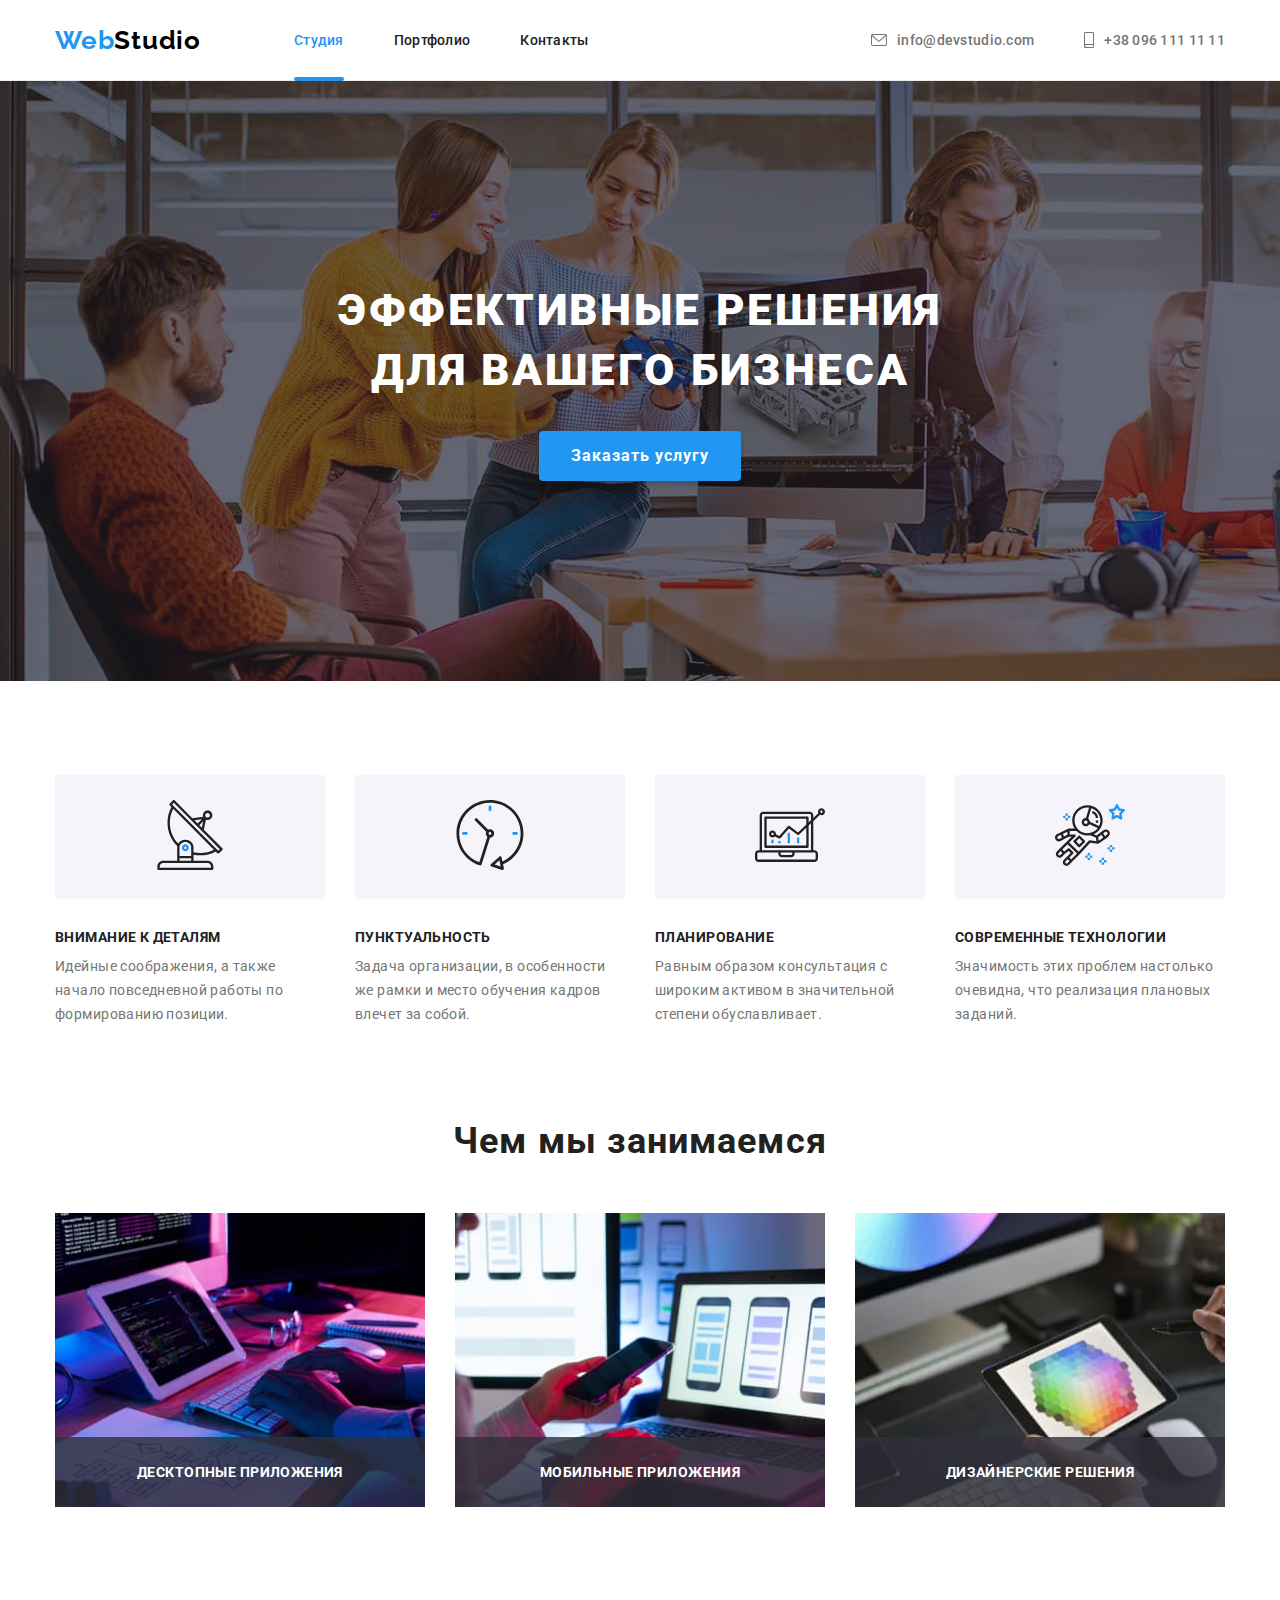
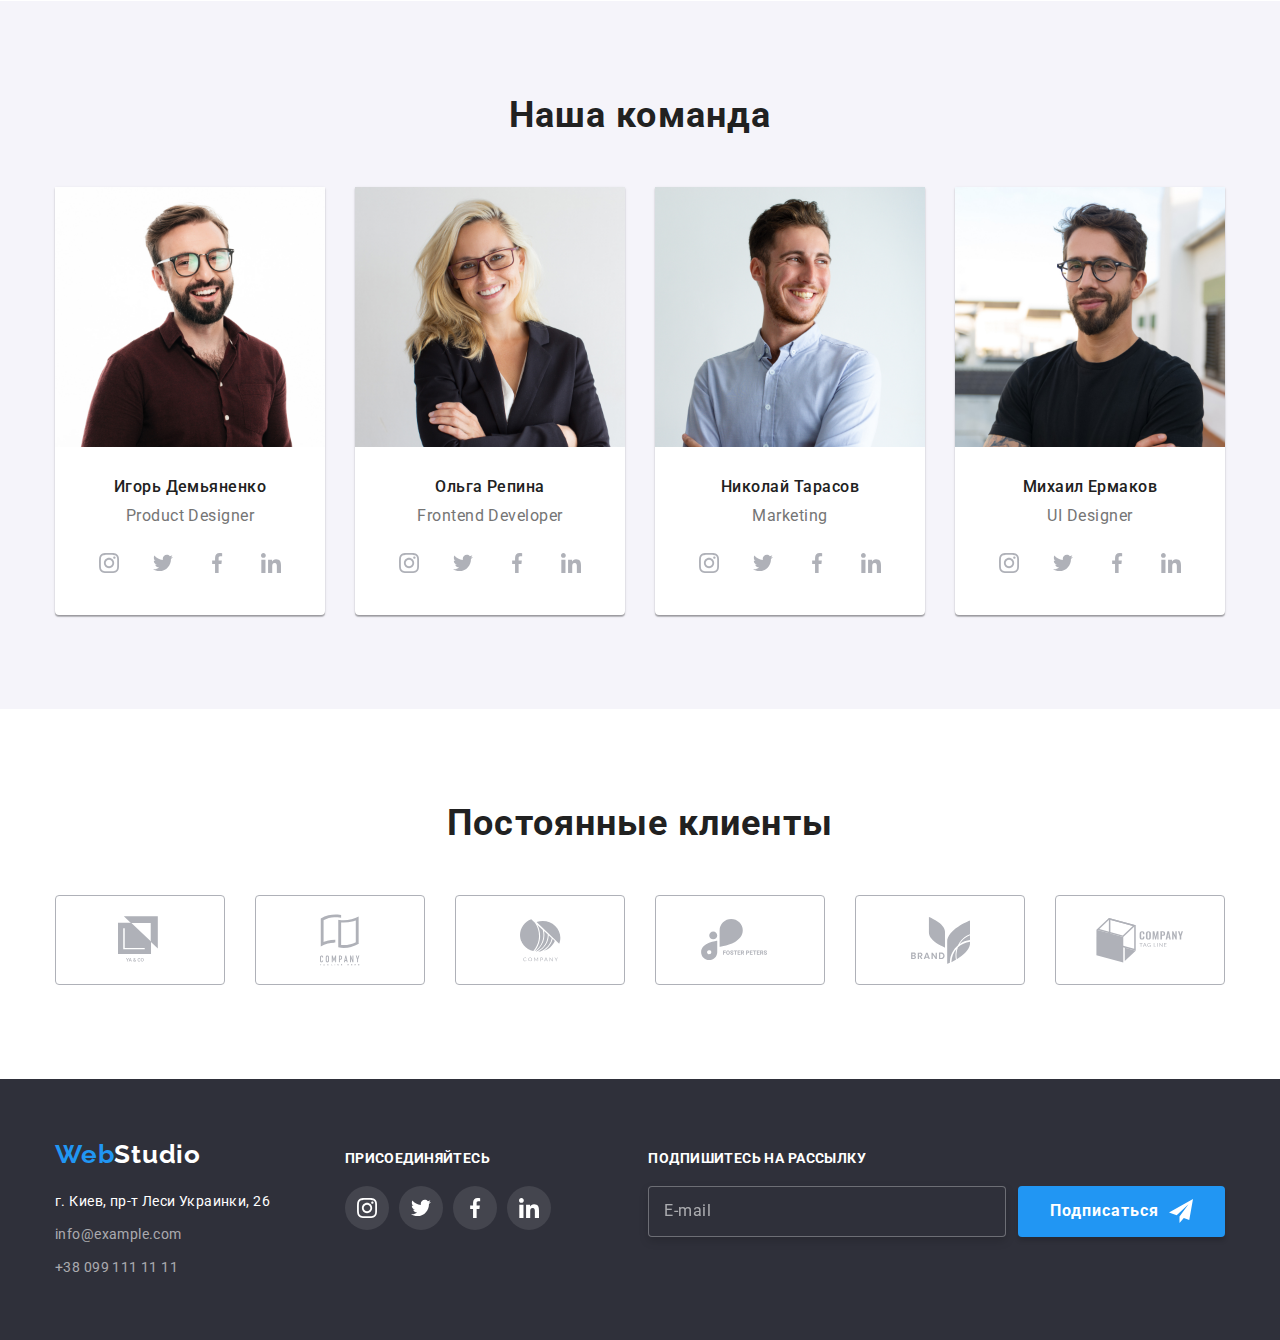
<file: index.html>
<!DOCTYPE html>
<html lang="ru">
  <head>
    <meta charset="UTF-8" />
    <meta name="viewport" content="width=device-width, initial-scale=1.0" />
    <title>WebStudio</title>
    <link rel="preconnect" href="https://fonts.gstatic.com" />
    <link
      rel="stylesheet"
      href="https://cdnjs.cloudflare.com/ajax/libs/modern-normalize/1.0.0/modern-normalize.min.css"
    />
    <link
      href="https://fonts.googleapis.com/css2?family=Raleway:wght@700&family=Roboto:wght@400;500;700;900&display=swap"
      rel="stylesheet"
    />
    <link rel="stylesheet" href="./css/main.min.css" />
  </head>
  <body>
    <header class="header">
      <div class="container header__wrapper">
        <nav class="header-nav">
          <a class="logo link" href="index.html" aria-label="логотип сайта"
            ><span class="logo__accent">Web</span>Studio
          </a>
          <ul class="header-nav-list list">
            <li class="header-nav-list__item">
              <a
                class="header-nav-list__link header-nav-list__link--current link"
                href="index.html"
                >Студия</a
              >
            </li>
            <li class="header-nav-list__item">
              <a class="header-nav-list__link link" href="portfolio.html"
                >Портфолио</a
              >
            </li>
            <li class="header-nav-list__item">
              <a class="header-nav-list__link link" href="#">Контакты</a>
            </li>
          </ul>
        </nav>
        <address class="header-address">
          <a class="header-address__link link" href="mailto:info@devstudio.com">
            <svg class="header-address__icon" width="16" height="12">
              <use href="./images/sprite.svg#icon-envelope"></use>
            </svg>
            info@devstudio.com
          </a>
          <a class="header-address__link link" href="tel:+380961111111">
            <svg class="header-address__icon" width="10" height="16">
              <use href="./images/sprite.svg#icon-smartphone"></use>
            </svg>
            +38 096 111 11 11</a
          >
        </address>
      </div>
    </header>

    <main>
      <section class="hero">
        <h1 class="hero__title">Эффективные решения для вашего бизнеса</h1>
        <button class="common-btn" type="button" data-modal-open>
          Заказать услугу
        </button>
      </section>

      <section class="benefits">
        <div class="container">
          <!--скрытый заголовок секции-->
          <h2 class="visually-hidden">Преимущества компании</h2>

          <ul class="benefits-list list">
            <li class="benefits-list__item">
              <div class="benefits-list__icon">
                <svg width="70" height="70">
                  <use href="./images/sprite.svg#icon-antenna"></use>
                </svg>
              </div>
              <h3 class="benefits-list__title">Внимание к деталям</h3>
              <p class="benefits-list__text">
                Идейные соображения, а также начало повседневной работы по
                формированию позиции.
              </p>
            </li>
            <li class="benefits-list__item">
              <div class="benefits-list__icon">
                <svg width="70" height="70">
                  <use href="./images/sprite.svg#icon-clock"></use>
                </svg>
              </div>
              <h3 class="benefits-list__title">Пунктуальность</h3>
              <p class="benefits-list__text">
                Задача организации, в особенности же рамки и место обучения
                кадров влечет за собой.
              </p>
            </li>
            <li class="benefits-list__item">
              <div class="benefits-list__icon">
                <svg width="70" height="70">
                  <use href="./images/sprite.svg#icon-diagram"></use>
                </svg>
              </div>
              <h3 class="benefits-list__title">Планирование</h3>
              <p class="benefits-list__text">
                Равным образом консультация с широким активом в значительной
                степени обуславливает.
              </p>
            </li>
            <li class="benefits-list__item">
              <div class="benefits-list__icon">
                <svg width="70" height="70">
                  <use href="./images/sprite.svg#icon-astronaut"></use>
                </svg>
              </div>
              <h3 class="benefits-list__title">Современные технологии</h3>
              <p class="benefits-list__text">
                Значимость этих проблем настолько очевидна, что реализация
                плановых заданий.
              </p>
            </li>
          </ul>
        </div>
      </section>
      <section class="services">
        <div class="container">
          <h2 class="section-title">Чем мы занимаемся</h2>
          <ul class="services-list list">
            <li>
              <div class="services-list__thumb">
                <img
                  src="./images/about/about-img-1.jpg"
                  alt="рабочий процесс"
                  width="370"
                  height="294"
                />
                <h3 class="services-list__title">Десктопные приложения</h3>
              </div>
            </li>

            <li>
              <div class="services-list__thumb">
                <img
                  src="./images/about/about-img-2.jpg"
                  alt="рабочий процесс"
                  width="370"
                  height="294"
                />
                <h3 class="services-list__title">Мобильные приложения</h3>
              </div>
            </li>
            <li>
              <div class="services-list__thumb">
                <img
                  src="./images/about/about-img-3.jpg"
                  alt="рабочий процесс"
                  width="370"
                  height="294"
                />
                <h3 class="services-list__title">Дизайнерские решения</h3>
              </div>
            </li>
          </ul>
        </div>
      </section>
      <section class="team">
        <div class="container">
          <h2 class="section-title">Наша команда</h2>
          <ul class="team-list list">
            <li class="team-list__item">
              <img
                class="team-list__img"
                src="./images/team/member-img-1.jpg"
                alt="сотрудник компании"
                width="270"
                height="260"
              />
              <h3 class="team-list__title">Игорь Демьяненко</h3>
              <p class="team-list__text" lang="en">Product Designer</p>
              <ul class="list social-list">
                <li class="social-list__item">
                  <a class="social-list__link" href="" aria-label="instagram">
                    <span class="visually-hidden">instagram</span>
                    <svg class="social-list__icon-team" width="20" height="20">
                      <use href="./images/sprite.svg#icon-instagram"></use>
                    </svg>
                  </a>
                </li>
                <li class="social-list__item">
                  <a class="social-list__link" href="" aria-label="twitter">
                    <span class="visually-hidden">twitter</span>
                    <svg class="social-list__icon-team" width="20" height="20">
                      <use href="./images/sprite.svg#icon-twitter"></use>
                    </svg>
                  </a>
                </li>
                <li class="social-list__item">
                  <a class="social-list__link" href="" aria-label="facebook">
                    <span class="visually-hidden">facebook</span>
                    <svg class="social-list__icon-team" width="20" height="20">
                      <use href="./images/sprite.svg#icon-facebook"></use>
                    </svg>
                  </a>
                </li>
                <li class="social-list__item">
                  <a class="social-list__link" href="" aria-label="linkedin">
                    <span class="visually-hidden">linkedin</span>
                    <svg class="social-list__icon-team" width="20" height="20">
                      <use href="./images/sprite.svg#icon-linkedin"></use>
                    </svg>
                  </a>
                </li>
              </ul>
            </li>
            <li class="team-list__item">
              <img
                class="team-list__img"
                src="./images/team/member-img-2.jpg"
                alt="сотрудник компании"
                width="270"
                height="260"
              />
              <h3 class="team-list__title">Ольга Репина</h3>
              <p class="team-list__text" lang="en">Frontend Developer</p>
              <ul class="list social-list">
                <li class="social-list__item">
                  <a class="social-list__link" href="" aria-label="instagram">
                    <span class="visually-hidden">instagram</span>
                    <svg class="social-list__icon-team" width="20" height="20">
                      <use href="./images/sprite.svg#icon-instagram"></use>
                    </svg>
                  </a>
                </li>
                <li class="social-list__item">
                  <a class="social-list__link" href="" aria-label="twitter">
                    <span class="visually-hidden">twitter</span>
                    <svg class="social-list__icon-team" width="20" height="20">
                      <use href="./images/sprite.svg#icon-twitter"></use>
                    </svg>
                  </a>
                </li>
                <li class="social-list__item">
                  <a class="social-list__link" href="" aria-label="facebook">
                    <span class="visually-hidden">facebook</span>
                    <svg class="social-list__icon-team" width="20" height="20">
                      <use href="./images/sprite.svg#icon-facebook"></use>
                    </svg>
                  </a>
                </li>
                <li class="social-list__item">
                  <a class="social-list__link" href="" aria-label="linkedin">
                    <span class="visually-hidden">linkedin</span>
                    <svg class="social-list__icon-team" width="20" height="20">
                      <use href="./images/sprite.svg#icon-linkedin"></use>
                    </svg>
                  </a>
                </li>
              </ul>
            </li>
            <li class="team-list__item">
              <img
                class="team-list__img"
                src="./images/team/member-img-3.jpg"
                alt="сотрудник компании"
                width="270"
                height="260"
              />
              <h3 class="team-list__title">Николай Тарасов</h3>
              <p class="team-list__text" lang="en">Marketing</p>
              <ul class="list social-list">
                <li class="social-list__item">
                  <a class="social-list__link" href="" aria-label="instagram">
                    <span class="visually-hidden">instagram</span>
                    <svg class="social-list__icon-team" width="20" height="20">
                      <use href="./images/sprite.svg#icon-instagram"></use>
                    </svg>
                  </a>
                </li>
                <li class="social-list__item">
                  <a class="social-list__link" href="" aria-label="twitter">
                    <span class="visually-hidden">twitter</span>
                    <svg class="social-list__icon-team" width="20" height="20">
                      <use href="./images/sprite.svg#icon-twitter"></use>
                    </svg>
                  </a>
                </li>
                <li class="social-list__item">
                  <a class="social-list__link" href="" aria-label="facebook">
                    <span class="visually-hidden">facebook</span>
                    <svg class="social-list__icon-team" width="20" height="20">
                      <use href="./images/sprite.svg#icon-facebook"></use>
                    </svg>
                  </a>
                </li>
                <li class="social-list__item">
                  <a class="social-list__link" href="" aria-label="linkedin">
                    <span class="visually-hidden">linkedin</span>
                    <svg class="social-list__icon-team" width="20" height="20">
                      <use href="./images/sprite.svg#icon-linkedin"></use>
                    </svg>
                  </a>
                </li>
              </ul>
            </li>
            <li class="team-list__item">
              <img
                class="team-list__img"
                src="./images/team/member-img-4.jpg"
                alt="сотрудник компании"
                width="270"
                height="260"
              />
              <h3 class="team-list__title">Михаил Ермаков</h3>
              <p class="team-list__text" lang="en">UI Designer</p>
              <ul class="list social-list">
                <li class="social-list__item">
                  <a class="social-list__link" href="" aria-label="instagram">
                    <span class="visually-hidden">instagram</span>
                    <svg class="social-list__icon-team" width="20" height="20">
                      <use href="./images/sprite.svg#icon-instagram"></use>
                    </svg>
                  </a>
                </li>
                <li class="social-list__item">
                  <a class="social-list__link" href="" aria-label="twitter">
                    <span class="visually-hidden">twitter</span>
                    <svg class="social-list__icon-team" width="20" height="20">
                      <use href="./images/sprite.svg#icon-twitter"></use>
                    </svg>
                  </a>
                </li>
                <li class="social-list__item">
                  <a class="social-list__link" href="" aria-label="facebook">
                    <span class="visually-hidden">facebook</span>
                    <svg class="social-list__icon-team" width="20" height="20">
                      <use href="./images/sprite.svg#icon-facebook"></use>
                    </svg>
                  </a>
                </li>
                <li class="social-list__item">
                  <a class="social-list__link" href="" aria-label="linkedin">
                    <span class="visually-hidden">linkedin</span>
                    <svg class="social-list__icon-team" width="20" height="20">
                      <use href="./images/sprite.svg#icon-linkedin"></use>
                    </svg>
                  </a>
                </li>
              </ul>
            </li>
          </ul>
        </div>
      </section>
      <section class="clients">
        <div class="container">
          <h2 class="section-title">Постоянные клиенты</h2>
          <ul class="clients-list list">
            <li class="clients-list__item">
              <a
                href=""
                class="clients-list__link"
                aria-label="первая компания"
              >
                <span class="visually-hidden">первая компания</span>
                <svg class="clients-list__icon" width="44" height="49">
                  <use href="./images/sprite.svg#icon-logo1"></use>
                </svg>
              </a>
            </li>
            <li class="clients-list__item">
              <a
                href=""
                class="clients-list__link"
                aria-label="вторая компания"
              >
                <span class="visually-hidden"> вторая компания</span>
                <svg class="clients-list__icon" width="40" height="52">
                  <use href="./images/sprite.svg#icon-logo2"></use>
                </svg>
              </a>
            </li>
            <li class="clients-list__item">
              <a
                href=""
                class="clients-list__link"
                aria-label="третья компания"
              >
                <span class="visually-hidden">третья компания</span>
                <svg class="clients-list__icon" width="41" height="43">
                  <use href="./images/sprite.svg#icon-logo3"></use>
                </svg>
              </a>
            </li>
            <li class="clients-list__item">
              <a
                href=""
                class="clients-list__link"
                aria-label="четвартая компания"
              >
                <span class="visually-hidden">четвертая компания</span>
                <svg class="clients-list__icon" width="79" height="42">
                  <use href="./images/sprite.svg#icon-logo4"></use>
                </svg>
              </a>
            </li>
            <li class="clients-list__item">
              <a href="" class="clients-list__link" aria-label="пятая компания">
                <span class="visually-hidden">пятая компания</span>
                <svg class="clients-list__icon" width="59" height="47">
                  <use href="./images/sprite.svg#icon-logo5"></use>
                </svg>
              </a>
            </li>
            <li class="clients-list__item">
              <a
                href=""
                class="clients-list__link"
                aria-label="шестая компания"
              >
                <span class="visually-hidden">шестая компания</span>
                <svg class="clients-list__icon" width="88" height="45">
                  <use href="./images/sprite.svg#icon-logo6"></use>
                </svg>
              </a>
            </li>
          </ul>
        </div>
      </section>
    </main>
    <footer class="footer">
      <div class="container footer__wrapper">
        <div class="footer__address-wrapper">
          <a class="logo link" href="index.html" aria-label="логотип сайта"
            ><span class="logo__accent">Web</span>Studio</a
          >

          <address class="contact-list">
            <p class="contact-list__text">г. Киев, пр-т Леси Украинки, 26</p>
            <a class="contact-list__link link" href="mailto:info@example.com"
              >info@example.com</a
            >
            <a class="contact-list__link link" href="tel:+380991111111"
              >+38 099 111 11 11</a
            >
          </address>
        </div>
        <div class="footer__social-wrapper">
          <b class="footer__call-to-action">присоединяйтесь</b>
          <ul class="social-list list">
            <li class="social-list__item">
              <a
                class="social-list__link social-list__link--dark-bg"
                href=""
                aria-label="instagram"
              >
                <span class="visually-hidden">instagram</span>
                <svg class="social-list__icon-footer" width="20" height="20">
                  <use href="./images/sprite.svg#icon-instagram"></use>
                </svg>
              </a>
            </li>
            <li class="social-list__item">
              <a
                class="social-list__link social-list__link--dark-bg"
                href=""
                aria-label="twitter"
              >
                <span class="visually-hidden">twitter</span>
                <svg class="social-list__icon-footer" width="20" height="20">
                  <use href="./images/sprite.svg#icon-twitter"></use>
                </svg>
              </a>
            </li>
            <li class="social-list__item">
              <a
                class="social-list__link social-list__link--dark-bg"
                href=""
                aria-label="facebook"
              >
                <span class="visually-hidden">facebook</span>
                <svg class="social-list__icon-footer" width="20" height="20">
                  <use href="./images/sprite.svg#icon-facebook"></use>
                </svg>
              </a>
            </li>
            <li class="social-list__item">
              <a
                class="social-list__link social-list__link--dark-bg"
                href=""
                aria-label="linkedin"
              >
                <span class="visually-hidden">linkedin</span>
                <svg class="social-list__icon-footer" width="20" height="20">
                  <use href="./images/sprite.svg#icon-linkedin"></use>
                </svg>
              </a>
            </li>
          </ul>
        </div>
        <div>
          <label for="mail">
            <b class="footer__call-to-action">Подпишитесь на рассылку</b>
          </label>
          <form class="subscription-form">
            <input
              id="mail"
              class="subscription-form__field"
              type="email"
              name="mail"
              placeholder="E-mail"
            />
            <button type="submit" class="common-btn">
              <span class="subscription-form__text-wrapper">Подписаться</span>
              <svg width="24" height="24" class="subscription-form__icon">
                <use href="./images/sprite.svg#icon-send"></use>
              </svg>
            </button>
          </form>
        </div>
      </div>
    </footer>
    <div class="backdrop is-hidden" data-modal>
      <div class="modal">
        <button
          type="button"
          class="modal-btn-close"
          data-modal-close
          aria-label="закрыть окно"
        >
          <span class="visually-hidden">закрыть окно</span>
          <svg width="11" height="11" class="modal-btn-close__icon">
            <use href="./images/sprite.svg#icon-btn-close"></use>
          </svg>
        </button>
        <b class="modal__call-to-action"
          >Оставьте свои данные, мы вам перезвоним</b
        >
        <form class="js-speaker-form modal__form">
          <label for="name" class="modal__label">Имя </label>
          <div class="modal__form-field-wrapper">
            <input
              type="text"
              name="user-name"
              id="name"
              class="modal__form-field"
            />
            <svg width="18" height="18" class="modal__icon">
              <use href="./images/sprite.svg#icon-person-modal"></use>
            </svg>
          </div>

          <label for="tel" class="modal__label">Телефон </label>
          <div class="modal__form-field-wrapper">
            <input type="tel" name="tel" id="tel" class="modal__form-field" />
            <svg width="18" height="18" class="modal__icon">
              <use href="./images/sprite.svg#icon-phone-modal"></use>
            </svg>
          </div>

          <label for="email" class="modal__label">Почта </label>

          <div class="modal__form-field-wrapper">
            <input
              type="email"
              name="mail"
              id="email"
              class="modal__form-field"
            />
            <svg width="18" height="18" class="modal__icon">
              <use href="./images/sprite.svg#icon-email-modal"></use>
            </svg>
          </div>

          <label for="comment" class="modal__label">Комментарий</label>
          <textarea
            class="modal__form-field modal__form-field--textarea"
            name="comment"
            id="comment"
            placeholder="Введите текст"
          ></textarea>

          <input
            value="agree"
            type="checkbox"
            name="policy"
            id="policy"
            class="modal__checkbox visually-hidden"
          />

          <label for="policy" class="modal__policy-label">
            Соглашаюсь с рассылкой и принимаю &nbsp;

            <a href="#" class="modal__policy-link"> Условия договора</a></label
          >

          <span class="modal__btn-wrapper">
            <button type="submit" class="common-btn">Отправить</button>
          </span>
        </form>
      </div>
    </div>
    <script src="./js/modal.js"></script>
    <script>
      (() => {
        document
          .querySelector('.js-speaker-form')
          .addEventListener('submit', e => {
            e.preventDefault();

            new FormData(e.currentTarget).forEach((value, name) =>
              console.log(`${name}: ${value}`),
            );

            e.currentTarget.reset();
          });
      })();
    </script>
  </body>
</html>
</file>
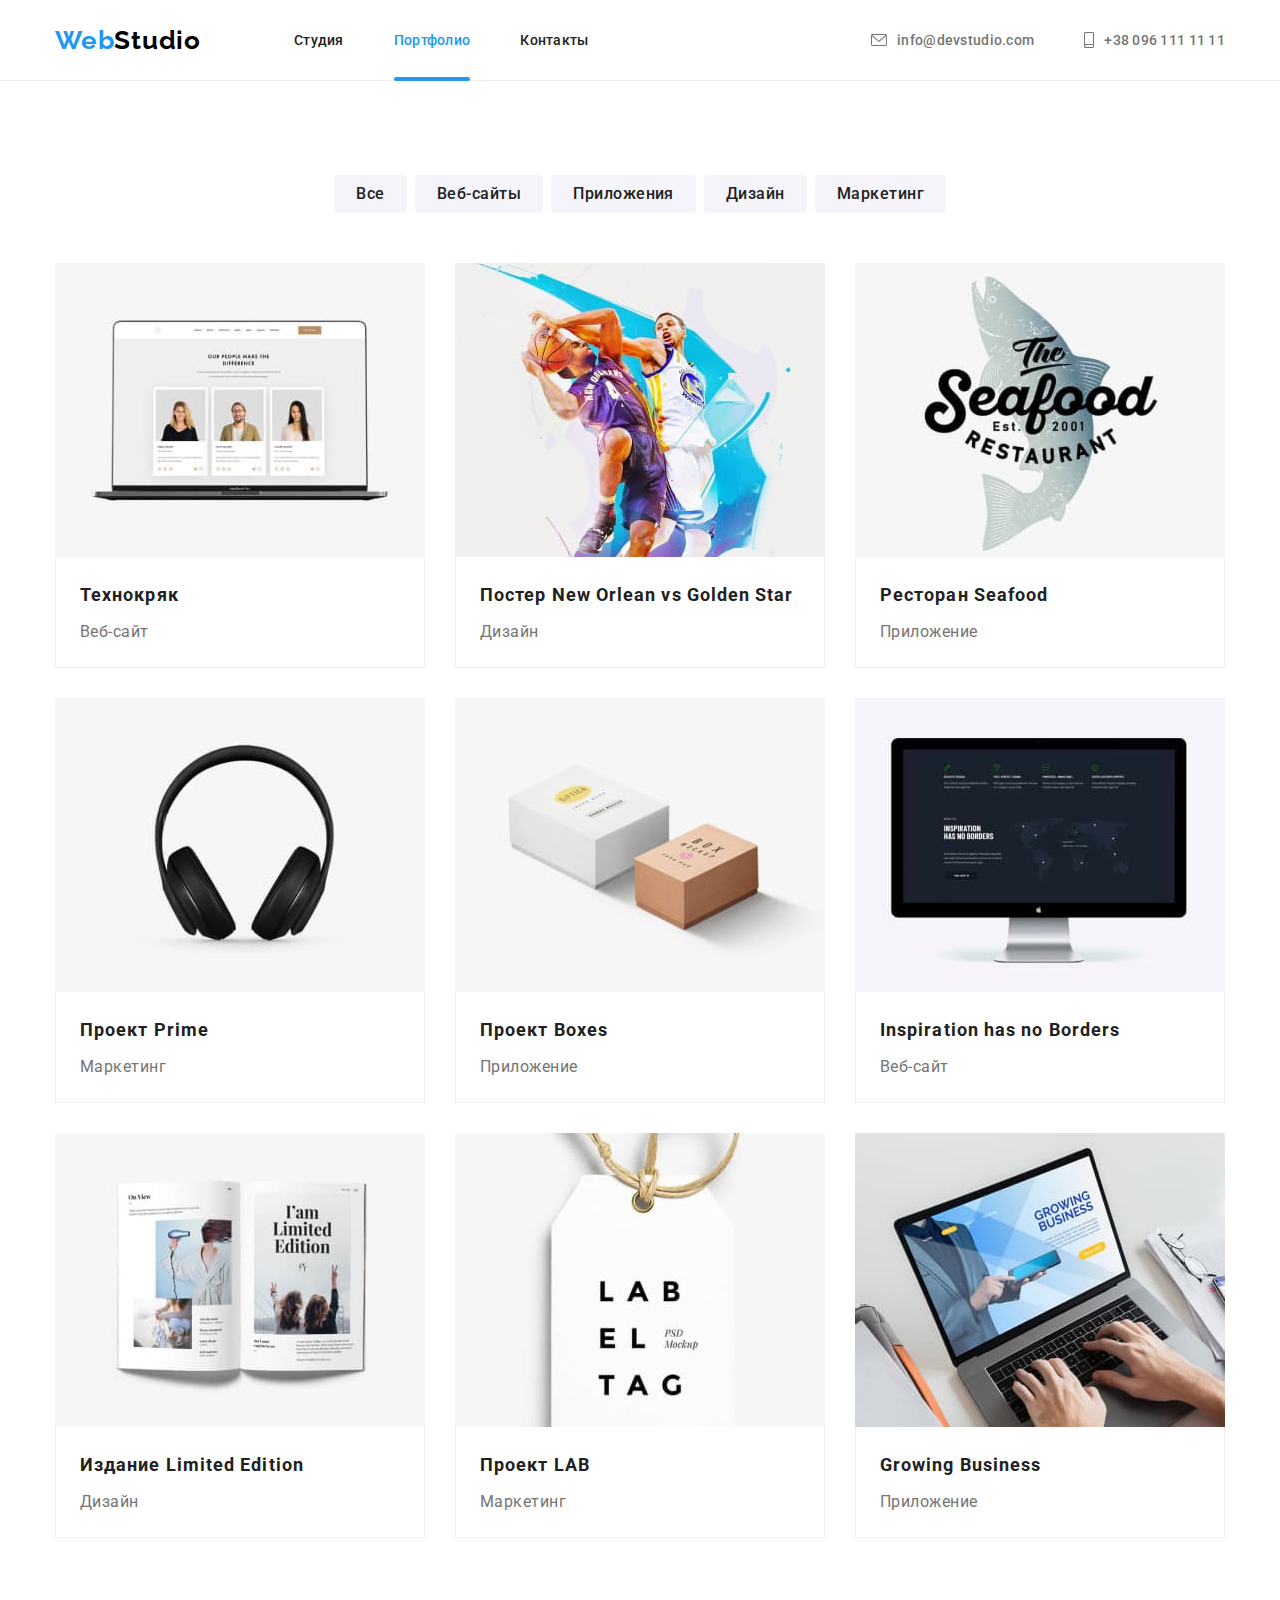
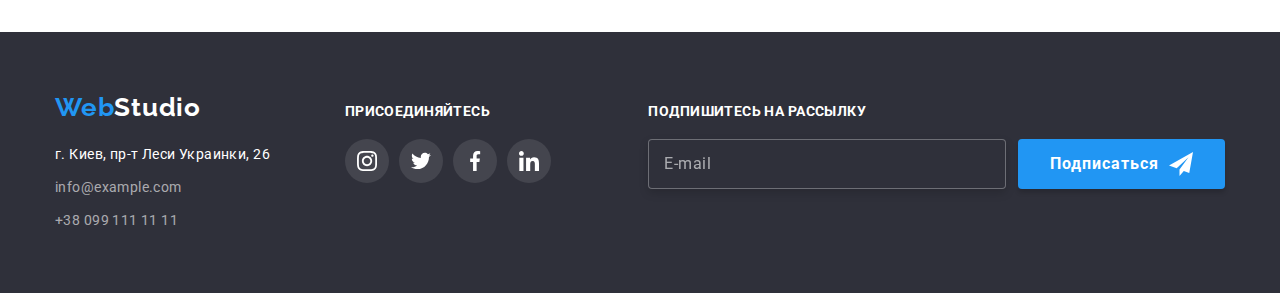
<file: portfolio.html>
<!DOCTYPE html>
<html lang="ru">
  <head>
    <meta charset="UTF-8" />
    <meta name="viewport" content="width=device-width, initial-scale=1.0" />
    <title>WebStudio</title>
    <link rel="preconnect" href="https://fonts.gstatic.com" />
    <link
      rel="stylesheet"
      href="https://cdnjs.cloudflare.com/ajax/libs/modern-normalize/1.0.0/modern-normalize.min.css"
    />
    <link
      href="https://fonts.googleapis.com/css2?family=Raleway:wght@700&family=Roboto:wght@400;500;700;900&display=swap"
      rel="stylesheet"
    />
    <link rel="stylesheet" href="./css/portfolio.min.css" />
  </head>
  <body>
    <header class="header">
      <div class="container header__wrapper">
        <nav class="header-nav">
          <a class="logo link" href="index.html" aria-label="логотип сайта"
            ><span class="logo__accent">Web</span>Studio
          </a>
          <ul class="header-nav-list list">
            <li class="header-nav-list__item">
              <a class="header-nav-list__link link" href="index.html">Студия</a>
            </li>
            <li class="header-nav-list__item">
              <a
                class="header-nav-list__link header-nav-list__link--current link"
                href="portfolio.html"
                >Портфолио</a
              >
            </li>
            <li class="header-nav-list__item">
              <a class="header-nav-list__link link" href="#">Контакты</a>
            </li>
          </ul>
        </nav>
        <address class="header-address">
          <a class="header-address__link link" href="mailto:info@devstudio.com">
            <svg class="header-address__icon" width="16" height="12">
              <use href="./images/sprite.svg#icon-envelope"></use>
            </svg>
            info@devstudio.com
          </a>
          <a class="header-address__link link" href="tel:+380961111111">
            <svg class="header-address__icon" width="10" height="16">
              <use href="./images/sprite.svg#icon-smartphone"></use>
            </svg>
            +38 096 111 11 11</a
          >
        </address>
      </div>
    </header>

    <main>
      <section class="portfolio">
        <div class="container">
          <!-- скрытый заголовок компании -->
          <h1 class="visually-hidden">Портфолио компании</h1>
          <ul class="list-btn list">
            <li class="list-btn__item">
              <button class="list-btn__button" type="button">Все</button>
            </li>
            <li class="list-btn__item">
              <button class="list-btn__button" type="button">Веб-сайты</button>
            </li>
            <li class="list-btn__item">
              <button class="list-btn__button" type="button">Приложения</button>
            </li>
            <li class="list-btn__item">
              <button class="list-btn__button" type="button">Дизайн</button>
            </li>
            <li class="list-btn__item">
              <button class="list-btn__button" type="button">Маркетинг</button>
            </li>
          </ul>
          <ul class="portfolio-grid list list">
            <li class="portfolio-grid__item">
              <a class="portfolio-card link" href="#"
                ><div class="portfolio-card__img-wrapper">
                  <img
                    src="./images/portfolio/portfolio-img-1.jpg"
                    alt="рабочий пример"
                    width="370"
                    height="294"
                  />
                  <p class="portfolio-card__overlay">
                    Технокряк это современная площадка распространения
                    коронавируса. Компании используют эту платформу для
                    цифрового шпионажа и атак на защищённые сервера конкурентов.
                  </p>
                </div>
                <div class="portfolio-card__description">
                  <h2 class="portfolio-card__title">Технокряк</h2>
                  <p class="portfolio-card__text">Веб-сайт</p>
                </div>
              </a>
            </li>
            <li class="portfolio-grid__item">
              <a class="portfolio-card link" href="#"
                ><div class="portfolio-card__img-wrapper">
                  <img
                    src="./images/portfolio/portfolio-img-2.jpg"
                    alt="рабочий пример"
                    width="370"
                    height="294"
                  />
                  <p class="portfolio-card__overlay">
                    Технокряк это современная площадка распространения
                    коронавируса. Компании используют эту платформу для
                    цифрового шпионажа и атак на защищённые сервера конкурентов.
                  </p>
                </div>
                <div class="portfolio-card__description">
                  <h2 class="portfolio-card__title">
                    Постер New Orlean vs Golden Star
                  </h2>
                  <p class="portfolio-card__text">Дизайн</p>
                </div>
              </a>
            </li>
            <li class="portfolio-grid__item">
              <a class="portfolio-card link" href="#"
                ><div class="portfolio-card__img-wrapper">
                  <img
                    src="./images/portfolio/portfolio-img-3.jpg"
                    alt="рабочий пример"
                    width="370"
                    height="294"
                  />
                  <p class="portfolio-card__overlay">
                    Технокряк это современная площадка распространения
                    коронавируса. Компании используют эту платформу для
                    цифрового шпионажа и атак на защищённые сервера конкурентов.
                  </p>
                </div>
                <div class="portfolio-card__description">
                  <h2 class="portfolio-card__title">Ресторан Seafood</h2>
                  <p class="portfolio-card__text">Приложение</p>
                </div>
              </a>
            </li>
            <li class="portfolio-grid__item">
              <a class="portfolio-card link" href="#"
                ><div class="portfolio-card__img-wrapper">
                  <img
                    src="./images/portfolio/portfolio-img-4.jpg"
                    alt="рабочий пример"
                    width="370"
                    height="294"
                  />
                  <p class="portfolio-card__overlay">
                    Технокряк это современная площадка распространения
                    коронавируса. Компании используют эту платформу для
                    цифрового шпионажа и атак на защищённые сервера конкурентов.
                  </p>
                </div>
                <div class="portfolio-card__description">
                  <h2 class="portfolio-card__title">Проект Prime</h2>
                  <p class="portfolio-card__text">Маркетинг</p>
                </div></a
              >
            </li>
            <li class="portfolio-grid__item">
              <a class="portfolio-card link" href="#"
                ><div class="portfolio-card__img-wrapper">
                  <img
                    src="./images/portfolio/portfolio-img-5.jpg"
                    alt="рабочий пример"
                    width="370"
                    height="294"
                  />
                  <p class="portfolio-card__overlay">
                    Технокряк это современная площадка распространения
                    коронавируса. Компании используют эту платформу для
                    цифрового шпионажа и атак на защищённые сервера конкурентов.
                  </p>
                </div>
                <div class="portfolio-card__description">
                  <h2 class="portfolio-card__title">Проект Boxes</h2>
                  <p class="portfolio-card__text">Приложение</p>
                </div></a
              >
            </li>
            <li class="portfolio-grid__item">
              <a class="portfolio-card link" href="#"
                ><div class="portfolio-card__img-wrapper">
                  <img
                    src="./images/portfolio/portfolio-img-6.jpg"
                    alt="рабочий пример"
                    width="370"
                    height="294"
                  />
                  <p class="portfolio-card__overlay">
                    Технокряк это современная площадка распространения
                    коронавируса. Компании используют эту платформу для
                    цифрового шпионажа и атак на защищённые сервера конкурентов.
                  </p>
                </div>
                <div class="portfolio-card__description">
                  <h2 class="portfolio-card__title" lang="en">
                    Inspiration has no Borders
                  </h2>
                  <p class="portfolio-card__text">Веб-сайт</p>
                </div></a
              >
            </li>
            <li class="portfolio-grid__item">
              <a class="portfolio-card link" href="#"
                ><div class="portfolio-card__img-wrapper">
                  <img
                    src="./images/portfolio/portfolio-img-7.jpg"
                    alt="рабочий пример"
                    width="370"
                    height="294"
                  />
                  <p class="portfolio-card__overlay">
                    Технокряк это современная площадка распространения
                    коронавируса. Компании используют эту платформу для
                    цифрового шпионажа и атак на защищённые сервера конкурентов.
                  </p>
                </div>
                <div class="portfolio-card__description">
                  <h2 class="portfolio-card__title">Издание Limited Edition</h2>
                  <p class="portfolio-card__text">Дизайн</p>
                </div></a
              >
            </li>
            <li class="portfolio-grid__item">
              <a class="portfolio-card link" href="#"
                ><div class="portfolio-card__img-wrapper">
                  <img
                    src="./images/portfolio/portfolio-img-8.jpg"
                    alt="рабочий пример"
                    width="370"
                    height="294"
                  />
                  <p class="portfolio-card__overlay">
                    Технокряк это современная площадка распространения
                    коронавируса. Компании используют эту платформу для
                    цифрового шпионажа и атак на защищённые сервера конкурентов.
                  </p>
                </div>
                <div class="portfolio-card__description">
                  <h2 class="portfolio-card__title">Проект LAB</h2>
                  <p class="portfolio-card__text">Маркетинг</p>
                </div>
              </a>
            </li>
            <li class="portfolio-grid__item">
              <a class="portfolio-card link" href="#"
                ><div class="portfolio-card__img-wrapper">
                  <img
                    src="./images/portfolio/portfolio-img-9.jpg"
                    alt="рабочий пример"
                    width="370"
                    height="294"
                  />
                  <p class="portfolio-card__overlay">
                    Технокряк это современная площадка распространения
                    коронавируса. Компании используют эту платформу для
                    цифрового шпионажа и атак на защищённые сервера конкурентов.
                  </p>
                </div>
                <div class="portfolio-card__description">
                  <h2 class="portfolio-card__title" lang="en">
                    Growing Business
                  </h2>
                  <p class="portfolio-card__text">Приложение</p>
                </div>
              </a>
            </li>
          </ul>
        </div>
      </section>
    </main>
    <footer class="footer">
      <div class="container footer__wrapper">
        <div class="footer__address-wrapper">
          <a class="logo link" href="index.html" aria-label="логотип сайта"
            ><span class="logo__accent">Web</span>Studio</a
          >

          <address class="contact-list">
            <p class="contact-list__text">г. Киев, пр-т Леси Украинки, 26</p>
            <a class="contact-list__link link" href="mailto:info@example.com"
              >info@example.com</a
            >
            <a class="contact-list__link link" href="tel:+380991111111"
              >+38 099 111 11 11</a
            >
          </address>
        </div>
        <div class="footer__social-wrapper">
          <b class="footer__call-to-action">присоединяйтесь</b>
          <ul class="social-list list">
            <li class="social-list__item">
              <a
                class="social-list__link social-list__link--dark-bg"
                href=""
                aria-label="instagram"
              >
                <span class="visually-hidden">instagram</span>
                <svg class="social-list__icon-footer" width="20" height="20">
                  <use href="./images/sprite.svg#icon-instagram"></use>
                </svg>
              </a>
            </li>
            <li class="social-list__item">
              <a
                class="social-list__link social-list__link--dark-bg"
                href=""
                aria-label="twitter"
              >
                <span class="visually-hidden">twitter</span>
                <svg class="social-list__icon-footer" width="20" height="20">
                  <use href="./images/sprite.svg#icon-twitter"></use>
                </svg>
              </a>
            </li>
            <li class="social-list__item">
              <a
                class="social-list__link social-list__link--dark-bg"
                href=""
                aria-label="facebook"
              >
                <span class="visually-hidden">facebook</span>
                <svg class="social-list__icon-footer" width="20" height="20">
                  <use href="./images/sprite.svg#icon-facebook"></use>
                </svg>
              </a>
            </li>
            <li class="social-list__item">
              <a
                class="social-list__link social-list__link--dark-bg"
                href=""
                aria-label="linkedin"
              >
                <span class="visually-hidden">linkedin</span>
                <svg class="social-list__icon-footer" width="20" height="20">
                  <use href="./images/sprite.svg#icon-linkedin"></use>
                </svg>
              </a>
            </li>
          </ul>
        </div>
        <div>
          <label for="mail">
            <b class="footer__call-to-action">Подпишитесь на рассылку</b>
          </label>
          <form class="subscription-form">
            <input
              id="mail"
              class="subscription-form__field"
              type="email"
              name="mail"
              placeholder="E-mail"
            />
            <button type="submit" class="common-btn">
              <span class="subscription-form__text-wrapper">Подписаться</span>
              <svg width="24" height="24" class="icon-send">
                <use href="./images/sprite.svg#icon-send"></use>
              </svg>
            </button>
          </form>
        </div>
      </div>
    </footer>
  </body>
</html>
</file>
<file: css/main.min.css>
:root{--primary-text-color: #757575;--primary-title-color: #212121;--white-text-color: #ffffff;--accent-color: #2196f3;--black-logo-color: #000000;--white-logo-color: #ffffff;--primary-bg-color: #2f303a;--white-bg-color: #ffffff;--accent-bg-color: #f5f4fa;--accent-bg-button: #f5f4fa;--footer-text-accent: rgba(255, 255, 255, 0.6);--primary-icon-fill: #afb1b8;--timing-function: cubic-bezier(0.4, 0, 0.2, 1);--timing-duration: 250ms}.visually-hidden{position:absolute;width:1px;height:1px;margin:-1px;border:0;padding:0;white-space:nowrap;clip-path:inset(100%);clip:rect(0 0 0 0);overflow:hidden}body{font-family:Roboto, sans-serif;font-style:normal;background-color:var(--white-bg-color);color:var(--primary-text-color)}img{display:block;max-width:100%;height:auto}h1,h2,h3,h4,h5,h6{margin:0}ul,ol{margin:0;padding:0}p{margin:0}.list{list-style-type:none}.link{text-decoration:none;font-style:normal}.container{width:1200px;padding:0 15px;margin:0 auto}.logo{padding-top:24px;padding-bottom:24px;margin-right:93px;font-family:Raleway;font-weight:700;font-size:26px;line-height:1.192;letter-spacing:0.03em;color:var(--black-logo-color)}.logo__accent{font-family:Raleway, sans-serif;font-weight:700;font-size:26px;line-height:0.838;letter-spacing:0.03em;color:var(--accent-color)}.footer .logo{display:inline-block;padding:0;margin:0 0 20px 0;color:var(--white-logo-color)}.section-title{margin-bottom:50px;font-weight:700;font-size:36px;line-height:1.166;text-align:center;letter-spacing:0.03em;color:var(--primary-title-color)}.common-btn{min-width:200px;padding:10px 32px 10px 32px;border-radius:4px;border:none;box-shadow:0px 4px 4px rgba(0,0,0,0.15);font-family:Roboto, sans-serif;font-weight:700;font-size:16px;line-height:1.875;letter-spacing:0.06em;color:var(--white-text-color);background-color:var(--accent-color);cursor:pointer}.footer .common-btn{display:flex;align-items:center}.social-list{display:flex;align-items:center;justify-content:center}.social-list__item:not(:last-child){margin-right:10px}.social-list__link{display:flex;align-items:center;justify-content:center;height:44px;width:44px;border-radius:50%;transition:background-color var(--timing-duration) var(--timing-function)}.social-list__link:hover,.social-list__link:focus{background-color:var(--accent-color)}.social-list__link--dark-bg{background-color:rgba(255,255,255,0.1);transition:background-color var(--timing-duration) var(--timing-function)}.social-list__link--dark-bg:hover,.social-list__link--dark-bg:focus{background-color:var(--accent-color)}.is-hidden{opacity:0;pointer-events:none;visibility:hidden}.backdrop{position:fixed;top:0;left:0;z-index:100;width:100%;height:100%;background-color:rgba(0,0,0,0.6);transition:opacity var(--timing-duration) var(--timing-function),visibility var(--timing-duration) var(--timing-function)}.backdrop.is-hidden{transition:opacity var(--timing-duration) var(--timing-function) 500ms;visibility:var(--timing-duration) var(--timing-function) 500ms}.modal{position:absolute;top:50%;left:50%;transform:translate(-50%, -50%) scale(1);transition:transform var(--timing-duration) var(--timing-function) 500ms;min-height:581px;min-width:528px;border-radius:4px;padding:40px;background-color:#fff;box-shadow:0px 1px 3px rgba(0,0,0,0.12),0px 1px 1px rgba(0,0,0,0.14),0px 2px 1px rgba(0,0,0,0.2)}.backdrop.is-hidden .modal{transform:translate(-50%, -50%) scale(0);transition:transform var(--timing-duration) var(--timing-function) 0ms}.modal-btn-close{position:absolute;right:8px;top:8px;width:30px;height:30px;border:1px solid rgba(0,0,0,0.1);border-radius:50%;padding:6px;background-color:var(--white-bg-color);cursor:pointer}.modal-btn-close__icon{transition:fill var(--timing-duration) var(--timing-function)}.modal-btn-close:hover .modal-btn-close__icon,.modal-btn-close:focus .modal-btn-close__icon{fill:var(--accent-color)}.modal__call-to-action{display:inline-block;margin-bottom:12px;font-weight:700;font-size:20px;line-height:1.15;letter-spacing:0.03em;color:var(--primary-title-color)}.modal__form{display:flex;flex-direction:column}.modal__label{margin-bottom:4px;font-weight:400;font-size:12px;line-height:1.16;letter-spacing:0.01em;cursor:pointer}.modal__form-field-wrapper{position:relative}.modal__icon{position:absolute;top:0;left:12px;transform:translateY(50%);transition:fill var(--timing-duration) var(--timing-function)}.modal__form-field:focus+.modal__icon,.modal__form-field:hover+.modal__icon{fill:var(--accent-color)}.modal__form-field{margin-bottom:10px;width:100%;border:1px solid rgba(33,33,33,0.2);padding:10px 0px 10px 42px;border-radius:4px;color:var(--primary-text-color);transition:border-color var(--timing-duration) var(--timing-function);cursor:pointer}.modal__form-field:focus{outline:none;border-color:var(--accent-color)}.modal__form-field--textarea{margin-bottom:20px;height:120px;padding:12px 16px 12px 16px;resize:none;cursor:pointer}.modal__form-field--textarea::placeholder{font-size:12px;line-height:1.16;letter-spacing:0.01em;color:rgba(117,117,117,0.5)}.modal__policy-label{display:flex;align-items:center;justify-content:center;margin-bottom:30px;text-align:center;font-weight:400;font-size:14px;line-height:1.714;letter-spacing:0.01em;cursor:pointer}.modal__policy-label::before{content:'';width:16px;height:15px;border:2px solid var(--primary-title-color);border-radius:4px;margin-right:9px;display:inline-block;transition:background-color var(--timing-duration) var(--timing-function),border-color var(--timing-duration) var(--timing-function)}.modal__checkbox:checked+.modal__policy-label::before{background-image:url(../images/icon_check.svg);background-color:var(--accent-color);background-size:contain;border-color:var(--accent-color);background-origin:border-box}.modal__policy-link{font-weight:400;font-size:14px;line-height:1.714;letter-spacing:0.03em;color:var(--accent-color)}.modal__btn-wrapper{text-align:center}.header{border-bottom:1px solid #ececec}.header__wrapper{display:flex;align-items:center;justify-content:space-between}.header-nav{display:flex;align-items:center}.header-nav-list{display:flex;align-items:center}.header-nav-list__item:not(:last-child){margin-right:50px}.header-nav-list__link{position:relative;display:block;padding-top:32px;padding-bottom:32px;font-weight:500;font-size:14px;line-height:1.142;letter-spacing:0.02em;color:var(--primary-title-color);transition:color var(--timing-duration) var(--timing-function)}.header-nav-list__link:hover,.header-nav-list__link:focus{color:var(--accent-color)}.header-nav-list__link--current{color:var(--accent-color)}.header-nav-list__link--current::after{position:absolute;left:0;bottom:-1px;content:'';background-color:var(--accent-color);width:100%;height:4px;border-radius:2px}.header-address{display:flex;align-items:center;justify-content:center}.header-address__link{padding-top:32px;padding-bottom:32px;display:flex;align-items:center;justify-content:center;font-weight:500;font-size:14px;line-height:1.142;letter-spacing:0.02em;color:var(--primary-text-color);transition:color var(--timing-duration) var(--timing-function)}.header-address__link:not(:last-child){margin-right:50px}.header-address__link:hover,.header-address__link:focus{color:var(--accent-color)}.header-address__icon{margin-right:10px;fill:var(--primary-text-color);transition:fill var(--timing-duration) var(--timing-function);cursor:pointer}.header-address__link:hover .header-address__icon,.header-address__link:focus .header-address__icon{fill:var(--accent-color)}.hero{min-height:600px;max-width:1600px;margin:0 auto;padding-bottom:200px;padding-top:200px;background-color:var(--primary-bg-color);background-image:linear-gradient(rgba(47,48,58,0.4), rgba(47,48,58,0.4)),url(../images/hero/hero.jpg);background-repeat:no-repeat;background-size:cover;text-align:center}.hero__title{max-width:696px;margin-bottom:30px;margin-left:auto;margin-right:auto;font-weight:900;font-size:44px;line-height:1.363;text-align:center;letter-spacing:0.06em;text-transform:uppercase;color:var(--white-text-color)}.benefits{padding-bottom:94px;padding-top:94px}.benefits-list{display:flex;justify-content:space-between}.benefits-list__item:not(:last-child){margin-right:30px}.benefits-list__title{margin-bottom:10px;font-weight:700;font-size:14px;line-height:1.142;letter-spacing:0.03em;text-transform:uppercase;color:var(--primary-title-color)}.benefits-list__text{min-width:270px;font-size:14px;font-weight:400;line-height:1.714;letter-spacing:0.03em}.benefits-list__icon{padding:25px 100px 25px 100px;margin-bottom:30px;background-color:var(--accent-bg-color)}.services{padding-bottom:94px}.services-list{display:flex;justify-content:space-between}.services-list__thumb{position:relative}.services-list__title{position:absolute;bottom:0;left:0;width:100%;padding:27px 0;text-align:center;background:rgba(47,48,58,0.8);font-weight:700;font-size:14px;line-height:1.142;letter-spacing:0.03em;text-transform:uppercase;color:var(--white-text-color)}.team{padding-bottom:94px;padding-top:94px;background-color:var(--accent-bg-color)}.team-list{display:flex;justify-content:space-between}.team-list__img{margin-bottom:30px}.team-list__item{box-shadow:0px 1px 3px rgba(0,0,0,0.12),0px 1px 1px rgba(0,0,0,0.14),0px 2px 1px rgba(0,0,0,0.2);border-radius:0px 0px 4px 4px;background-color:var(--white-bg-color);padding-bottom:30px}.team-list__title{margin-bottom:10px;text-align:center;font-weight:500;font-size:16px;line-height:1.187;letter-spacing:0.03em;color:var(--primary-title-color)}.team-list__text{margin-bottom:16px;text-align:center;font-weight:400;font-size:16px;line-height:1.187;letter-spacing:0.03em}.social-list__icon-team{fill:var(--primary-icon-fill);transition:fill var(--timing-duration) var(--timing-function)}.social-list__link:hover .social-list__icon-team,.social-list__link:focus .social-list__icon-team{fill:var(--white-text-color)}.clients{padding-top:94px;padding-bottom:94px}.clients-list{display:flex;align-items:center;justify-content:space-between}.clients-list__item{display:flex;align-items:center;justify-content:center}.clients-list__link{display:flex;width:170px;height:90px;border:1px solid #afb1b8;border-radius:4px;transition:border-color var(--timing-duration) var(--timing-function)}.clients-list__link:hover,.clients-list__link:focus{border-color:var(--accent-color)}.clients-list__icon{fill:var(--primary-icon-fill);transition:fill var(--timing-duration) var(--timing-function);margin:auto}.clients-list__link:hover .clients-list__icon,.clients-list__link:focus .clients-list__icon{fill:var(--accent-color)}.footer{padding-top:60px;padding-bottom:60px;background-color:var(--primary-bg-color)}.footer__wrapper{display:flex;align-items:baseline;justify-content:space-between}.footer__address-wrapper{margin-right:70px}.footer__social-wrapper{margin-right:93px}.footer__call-to-action{color:var(--white-text-color);font-weight:700;font-size:14px;line-height:1.142;letter-spacing:0.03em;text-transform:uppercase;display:inline-block;margin-bottom:20px}.contact-list__text{margin-bottom:9px;font-weight:400;font-size:14px;line-height:1.714;letter-spacing:0.03em;font-style:normal;color:var(--white-text-color)}.contact-list__link{display:block;font-weight:400;font-size:14px;line-height:1.714;letter-spacing:0.03em;color:var(--footer-text-accent)}.contact-list__link:not(:last-child){margin-bottom:9px}.social-list__icon-footer{fill:var(--white-text-color)}.subscription-form{display:flex}.subscription-form__text-wrapper{margin-right:10px}.subscription-form__field{min-width:358px;margin-right:12px;padding:15px 0px 15px 15px;border:1px solid rgba(255,255,255,0.3);background-color:var(--primary-bg-color);filter:drop-shadow(0px 4px 4px rgba(0,0,0,0.15));border-radius:4px;color:rgba(255,255,255,0.6)}.subscription-form__field::placeholder{font-family:Roboto, sans-serif;font-weight:400;font-size:16px;line-height:1.25;letter-spacing:0.03em;color:rgba(255,255,255,0.6)}
/*# sourceMappingURL=main.min.css.map */
</file>
<file: css/portfolio.min.css>
.visually-hidden{position:absolute;width:1px;height:1px;margin:-1px;border:0;padding:0;white-space:nowrap;clip-path:inset(100%);clip:rect(0 0 0 0);overflow:hidden}:root{--primary-text-color: #757575;--primary-title-color: #212121;--white-text-color: #ffffff;--accent-color: #2196f3;--black-logo-color: #000000;--white-logo-color: #ffffff;--primary-bg-color: #2f303a;--white-bg-color: #ffffff;--accent-bg-color: #f5f4fa;--accent-bg-button: #f5f4fa;--footer-text-accent: rgba(255, 255, 255, 0.6);--primary-icon-fill: #afb1b8;--timing-function: cubic-bezier(0.4, 0, 0.2, 1);--timing-duration: 250ms}body{font-family:Roboto, sans-serif;font-style:normal;background-color:var(--white-bg-color);color:var(--primary-text-color)}img{display:block;max-width:100%;height:auto}h1,h2,h3,h4,h5,h6{margin:0}ul,ol{margin:0;padding:0}p{margin:0}.list{list-style-type:none}.link{text-decoration:none;font-style:normal}.container{width:1200px;padding:0 15px;margin:0 auto}.logo{padding-top:24px;padding-bottom:24px;margin-right:93px;font-family:Raleway;font-weight:700;font-size:26px;line-height:1.192;letter-spacing:0.03em;color:var(--black-logo-color)}.logo__accent{font-family:Raleway, sans-serif;font-weight:700;font-size:26px;line-height:0.838;letter-spacing:0.03em;color:var(--accent-color)}.footer .logo{display:inline-block;padding:0;margin:0 0 20px 0;color:var(--white-logo-color)}.section-title{margin-bottom:50px;font-weight:700;font-size:36px;line-height:1.166;text-align:center;letter-spacing:0.03em;color:var(--primary-title-color)}.common-btn{min-width:200px;padding:10px 32px 10px 32px;border-radius:4px;border:none;box-shadow:0px 4px 4px rgba(0,0,0,0.15);font-family:Roboto, sans-serif;font-weight:700;font-size:16px;line-height:1.875;letter-spacing:0.06em;color:var(--white-text-color);background-color:var(--accent-color);cursor:pointer}.footer .common-btn{display:flex;align-items:center}.social-list{display:flex;align-items:center;justify-content:center}.social-list__item:not(:last-child){margin-right:10px}.social-list__link{display:flex;align-items:center;justify-content:center;height:44px;width:44px;border-radius:50%;transition:background-color var(--timing-duration) var(--timing-function)}.social-list__link:hover,.social-list__link:focus{background-color:var(--accent-color)}.social-list__link--dark-bg{background-color:rgba(255,255,255,0.1);transition:background-color var(--timing-duration) var(--timing-function)}.social-list__link--dark-bg:hover,.social-list__link--dark-bg:focus{background-color:var(--accent-color)}.header{border-bottom:1px solid #ececec}.header__wrapper{display:flex;align-items:center;justify-content:space-between}.header-nav{display:flex;align-items:center}.header-nav-list{display:flex;align-items:center}.header-nav-list__item:not(:last-child){margin-right:50px}.header-nav-list__link{position:relative;display:block;padding-top:32px;padding-bottom:32px;font-weight:500;font-size:14px;line-height:1.142;letter-spacing:0.02em;color:var(--primary-title-color);transition:color var(--timing-duration) var(--timing-function)}.header-nav-list__link:hover,.header-nav-list__link:focus{color:var(--accent-color)}.header-nav-list__link--current{color:var(--accent-color)}.header-nav-list__link--current::after{position:absolute;left:0;bottom:-1px;content:'';background-color:var(--accent-color);width:100%;height:4px;border-radius:2px}.header-address{display:flex;align-items:center;justify-content:center}.header-address__link{padding-top:32px;padding-bottom:32px;display:flex;align-items:center;justify-content:center;font-weight:500;font-size:14px;line-height:1.142;letter-spacing:0.02em;color:var(--primary-text-color);transition:color var(--timing-duration) var(--timing-function)}.header-address__link:not(:last-child){margin-right:50px}.header-address__link:hover,.header-address__link:focus{color:var(--accent-color)}.header-address__icon{margin-right:10px;fill:var(--primary-text-color);transition:fill var(--timing-duration) var(--timing-function);cursor:pointer}.header-address__link:hover .header-address__icon,.header-address__link:focus .header-address__icon{fill:var(--accent-color)}.portfolio{padding-top:94px;padding-bottom:94px}.list-btn{display:flex;justify-content:center;margin-bottom:50px}.list-btn__item:not(:last-child){margin-right:8px}.list-btn__button{min-width:73px;padding:6px 22px 6px 22px;border-radius:4px;cursor:pointer;border:none;font-family:Roboto;font-style:normal;font-weight:500;font-size:16px;line-height:1.625;letter-spacing:0.03em;color:var(--primary-title-color);background-color:var(--accent-bg-button);transition:color var(--timing-duration) var(--timing-function),box-shadow var(--timing-duration) var(--timing-function),background-color var(--timing-duration) var(--timing-function)}.list-btn__button:hover,.list-btn__button:focus{background-color:var(--accent-color);color:var(--white-text-color);box-shadow:0px 3px 1px rgba(0,0,0,0.1),0px 1px 2px rgba(0,0,0,0.08),0px 2px 2px rgba(0,0,0,0.12)}.portfolio-grid{display:flex;flex-wrap:wrap;margin:-15px}.portfolio-grid__item{margin:15px}.portfolio-card{display:inline-block;transition:box-shadow var(--timing-duration) var(--timing-function)}.portfolio-card:hover,.portfolio-card:focus{box-shadow:0px 1px 1px rgba(0,0,0,0.12),0px 4px 4px rgba(0,0,0,0.06),1px 4px 6px rgba(0,0,0,0.16)}.portfolio-card__img-wrapper{position:relative;overflow:hidden}.portfolio-card__overlay{position:absolute;top:0;left:0;transform:translatey(100%);transition:transform var(--timing-duration) var(--timing-function);width:100%;height:100%;padding:63px 24px 63px 24px;background-color:rgba(33,150,243,0.9);font-weight:400;font-size:18px;line-height:1.555;letter-spacing:0.03em;color:var(--white-text-color)}.portfolio-card:hover .portfolio-card__overlay,.portfolio-card:focus .portfolio-card__overlay{transform:translatey(0%)}.portfolio-card__description{border-left:1px solid #eeeeee;border-right:1px solid #eeeeee;border-bottom:1px solid #eeeeee;padding:20px 24px 20px 24px}.portfolio-card__title{margin-bottom:4px;font-weight:700;font-size:18px;line-height:2;letter-spacing:0.06em;color:var(--primary-title-color)}.portfolio-card__text{font-weight:400;font-size:16px;line-height:1.875;letter-spacing:0.03em;color:var(--primary-text-color)}.footer{padding-top:60px;padding-bottom:60px;background-color:var(--primary-bg-color)}.footer__wrapper{display:flex;align-items:baseline;justify-content:space-between}.footer__address-wrapper{margin-right:70px}.footer__social-wrapper{margin-right:93px}.footer__call-to-action{color:var(--white-text-color);font-weight:700;font-size:14px;line-height:1.142;letter-spacing:0.03em;text-transform:uppercase;display:inline-block;margin-bottom:20px}.contact-list__text{margin-bottom:9px;font-weight:400;font-size:14px;line-height:1.714;letter-spacing:0.03em;font-style:normal;color:var(--white-text-color)}.contact-list__link{display:block;font-weight:400;font-size:14px;line-height:1.714;letter-spacing:0.03em;color:var(--footer-text-accent)}.contact-list__link:not(:last-child){margin-bottom:9px}.social-list__icon-footer{fill:var(--white-text-color)}.subscription-form{display:flex}.subscription-form__text-wrapper{margin-right:10px}.subscription-form__field{min-width:358px;margin-right:12px;padding:15px 0px 15px 15px;border:1px solid rgba(255,255,255,0.3);background-color:var(--primary-bg-color);filter:drop-shadow(0px 4px 4px rgba(0,0,0,0.15));border-radius:4px;color:rgba(255,255,255,0.6)}.subscription-form__field::placeholder{font-family:Roboto, sans-serif;font-weight:400;font-size:16px;line-height:1.25;letter-spacing:0.03em;color:rgba(255,255,255,0.6)}
/*# sourceMappingURL=portfolio.min.css.map */
</file>
